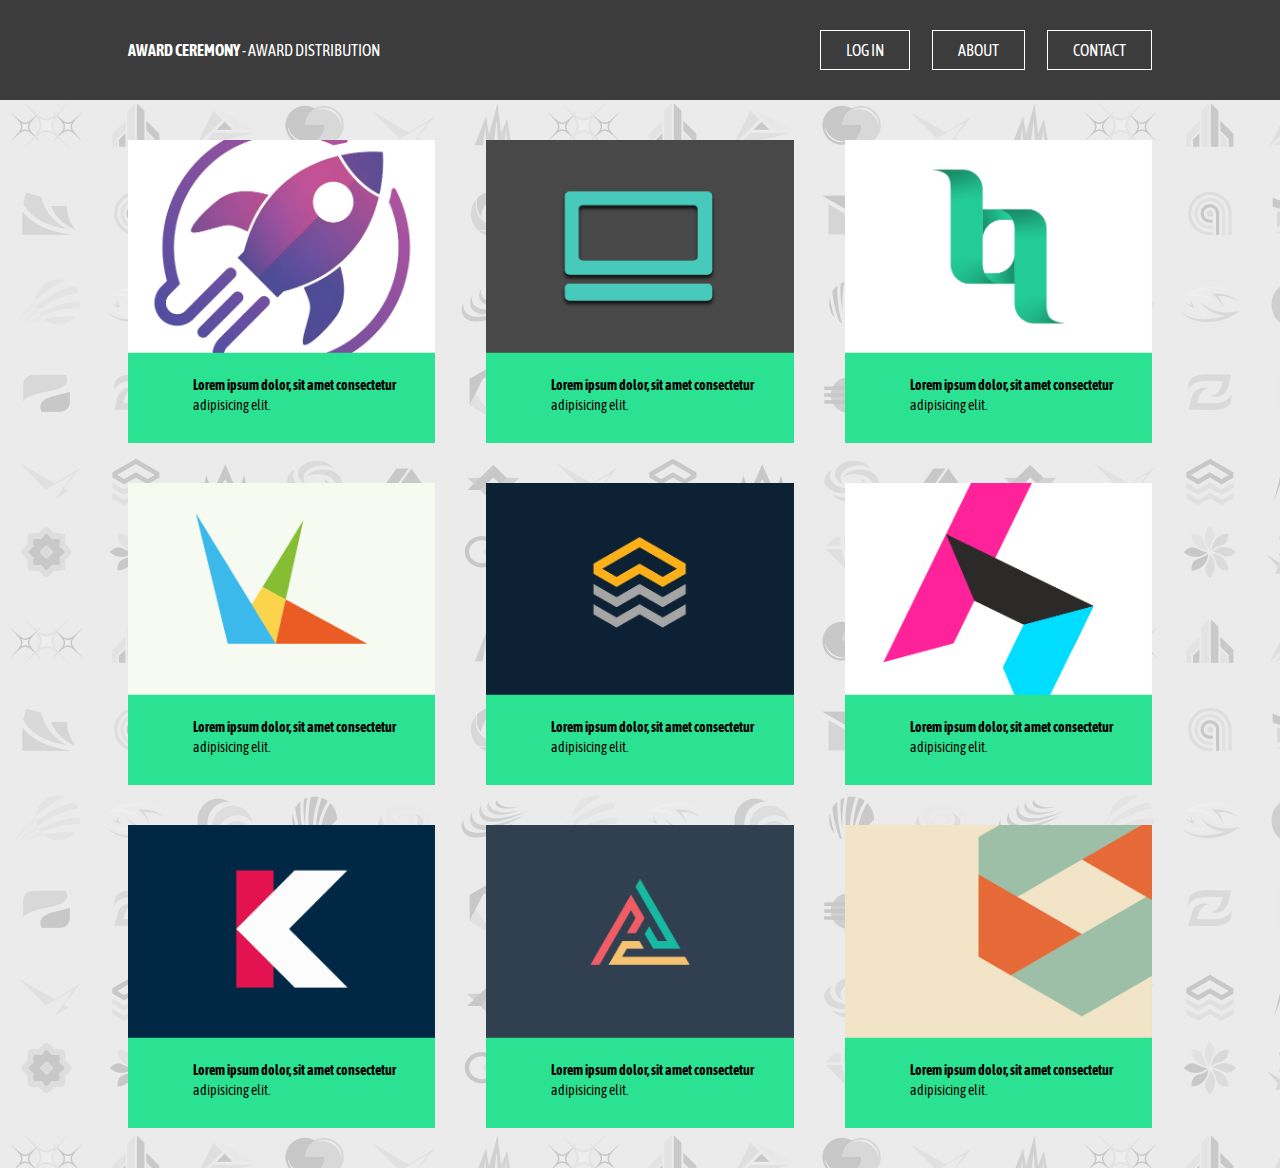
<file: index.html>
<!DOCTYPE html>
<html lang="en">
<head>
    <meta charset="UTF-8">
    <meta http-equiv="X-UA-Compatible" content="IE=edge">
    <meta name="viewport" content="width=device-width, initial-scale=1.0">
    <title>Award Winners Showcase</title>
    <meta name = "description" content="Contact details for Roar - 57 Moyglare Abbey, Dublinn, w23c1k2, Phone +353 5465481">

    <!-- This is Eric Meyers CSS reset -->
    <link rel="stylesheet" href="css-reset.css">
    <!-- This is my own style sheet -->
    <link rel="stylesheet" href="style.css">   
    
    <link rel="preconnect" href="https://fonts.googleapis.com">
    <link rel="preconnect" href="https://fonts.gstatic.com" crossorigin>
    <link href="https://fonts.googleapis.com/css2?family=Asap+Condensed:wght@400;700&display=swap" rel="stylesheet">
    


</head>
<body>


    <div class="header-container">
        <header>
            <div class="logo"><span class="highlight">AWARD CEREMONY</span> - AWARD DISTRIBUTION</div>
            <nav>
                <a href="#" class="mybutton">LOG IN</a>
                <a href="#" class="mybutton">ABOUT</a>
                <a href="contact-us.html" class="mybutton">CONTACT</a>
            </nav>

            <div class="mob-wrapper">
                <img src="image/icon-burger-menu.svg" alt="Mobile Menu Icon" style="width: 40px;" class="burgermenu">

                <div class="mob-nav">
                    <a href="#" class="navbutton">LOG IN</a>
                    <a href="#" class="navbutton">ABOUT</a>
                    <a href="contact-us.html" class="navbutton">CONTACT</a>
                </div>


            </div>


        </header>
    </div>



    <div class="container">

        <div class="col"><img src="image/image1@2x.png" alt="">
            <p>Lorem ipsum dolor, sit amet consectetur adipisicing elit.</p>
        </div>
        <div class="col"><img src="image/image2@2x.png" alt="">
            <p>Lorem ipsum dolor, sit amet consectetur adipisicing elit.</p>
        </div>
        <div class="col"><img src="image/image3@2x.png" alt="">
            <p>Lorem ipsum dolor, sit amet consectetur adipisicing elit.</p>
        </div>
        <div class="col"><img src="image/image4@2x.png" alt="">
            <p>Lorem ipsum dolor, sit amet consectetur adipisicing elit.</p>
        </div>
        <div class="col hide-mobile"><img src="image/image5@2x.png" alt="">
            <p>Lorem ipsum dolor, sit amet consectetur adipisicing elit.</p>
        </div>
        <div class="col hide-mobile"><img src="image/image6@2x.png" alt="">
            <p>Lorem ipsum dolor, sit amet consectetur adipisicing elit.</p>
        </div>
        <div class="col hide-mobile"><img src="image/image7@2x.png" alt="">
            <p>Lorem ipsum dolor, sit amet consectetur adipisicing elit.</p>
        </div>
        <div class="col hide-mobile"><img src="image/image8@2x.png" alt="">
            <p>Lorem ipsum dolor, sit amet consectetur adipisicing elit.</p>
        </div>
        <div class="col hide-mobile"><img src="image/image9@2x.png" alt="">
            <p>Lorem ipsum dolor, sit amet consectetur adipisicing elit.</p>
        </div>
        <div class="col hide-desktop-only"><img src="image/image10@2x.png" alt="">
            <p>Lorem ipsum dolor, sit amet consectetur adipisicing elit.</p>
        </div>


    </div>
        
    
    <script src="https://code.jquery.com/jquery-3.6.0.js" integrity="sha256-H+K7U5CnXl1h5ywQfKtSj8PCmoN9aaq30gDh27Xc0jk=" crossorigin="anonymous"></script>
    <script src="scripts.js"></script>


    
</body>

</html>
</file>
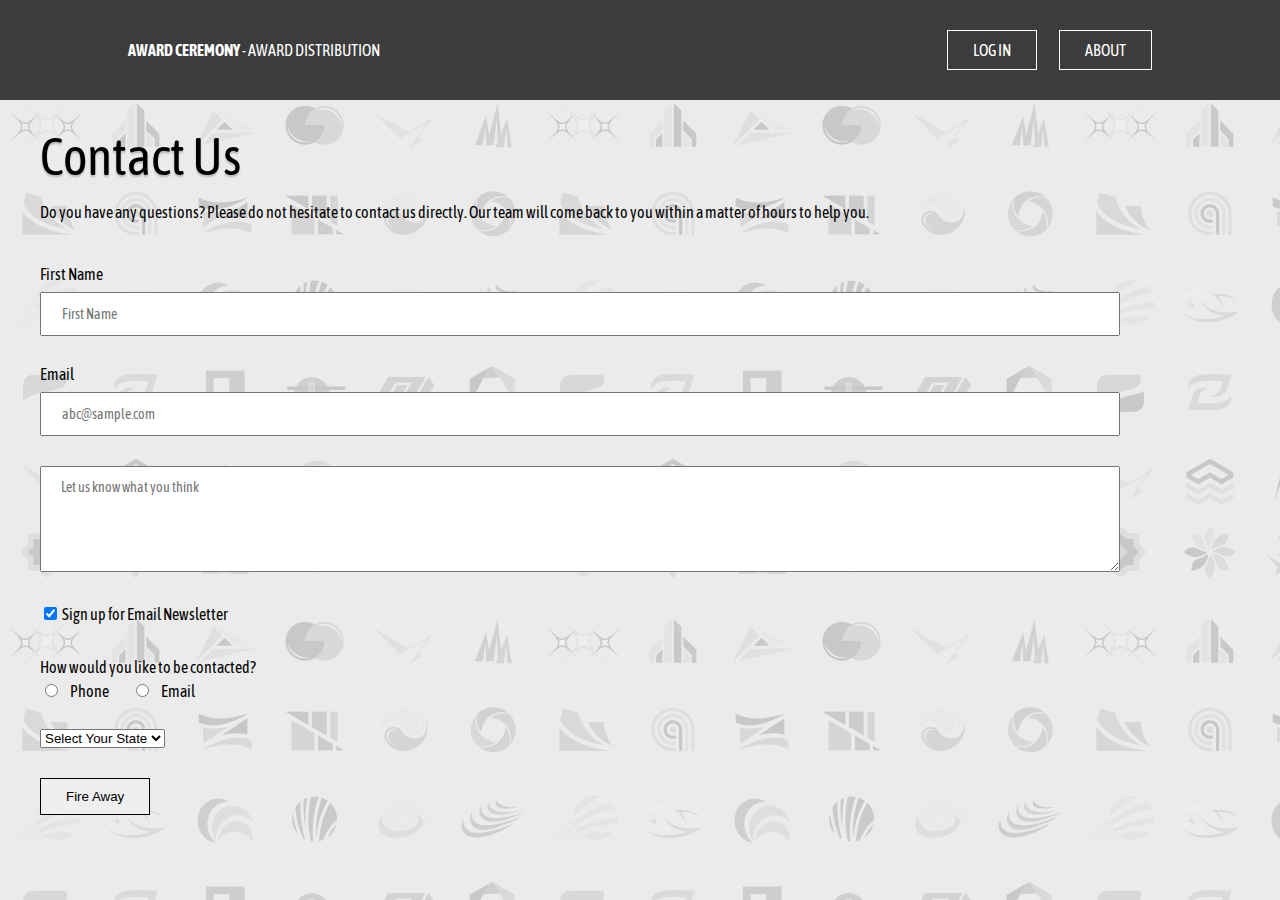
<file: contact-us.html>
<!DOCTYPE html>
<html lang="en">
<head>
    <meta charset="UTF-8">
    <meta http-equiv="X-UA-Compatible" content="IE=edge">
    <meta name="viewport" content="width=device-width, initial-scale=1.0">
    <title>Award Winners Showcase</title>
    <meta name = "description" content="Contact details for Roar - 57 Moyglare Abbey, Dublinn, w23c1k2, Phone +353 5465481">

    <!-- This is Eric Meyers CSS reset -->
    <link rel="stylesheet" href="css-reset.css">
    <!-- This is my own style sheet -->
    <link rel="stylesheet" href="style.css">   
    
    <link rel="preconnect" href="https://fonts.googleapis.com">
    <link rel="preconnect" href="https://fonts.gstatic.com" crossorigin>
    <link href="https://fonts.googleapis.com/css2?family=Asap+Condensed:wght@400;700&display=swap" rel="stylesheet">
    


</head>
<body>


    <div class="header-container">
        <header>
            <div class="logo">
                <a href="index.html">
                <span class="highlight">AWARD CEREMONY</span> - AWARD DISTRIBUTION
                </a>
            </div>
            <nav>
                <a href="#" class="mybutton">LOG IN</a>
                <a href="#" class="mybutton">ABOUT</a>
            </nav>
            <div class="mob-wrapper">
                <img src="image/icon-burger-menu.svg" alt="Mobile Menu Icon" style="width: 40px;" class="burgermenu">

                <div class="mob-nav">
                    <a href="#" class="navbutton">LOG IN</a>
                    <a href="#" class="navbutton">ABOUT</a>
                </div>


            </div>


        </header>

    </div>
    
    <div class="main2">
        
        <h1>Contact Us</h1>
        <p>Do you have any questions? Please do not hesitate to contact us directly. Our team will come back to you within a matter of hours to help you.</p>


        <form action="mail.php" method="post">
            <div class="inputwrapper">
                <label for="name" class="newline">First Name</label>
                <input type="text" name="name" id="name" placeholder="First Name">
            </div>

            <div class="inputwrapper">
                <label for="email" class="newline">Email</label>
                <input type="email" name="email" id="email" placeholder="abc@sample.com">
            </div>

            <div class="inputwrapper">
                <textarea name="message" id="message" cols="100" rows="5" placeholder="Let us know what you think"></textarea>
            </div>

            <div class="inputwrapper">
                <input type="checkbox" name="email-sub" id="email-sub" value="yes-sign-me-up" checked>



                <label for="email-sub">Sign up for Email Newsletter</label>


            </div>

            <div class="inputwrapper">
                <p>How would you like to be contacted?</p>
                <input type="radio" name="Contact-pref" id="phone" value="phone">
                <label for="phone" class="margin-right-a">Phone</label>

                
                <input type="radio" name="Contact-pref" id="email2" value="Email">
                <label for="email2">Email</label>


            </div>

            <div class="inputwrapper">

                <select name="county" id="county">

                    <option value="Not-Chosen">Select Your State</option>
                    <option value="Limerick">Dehradhun</option>
                    <option value="Galway">Haryana</option>
                    <option value="Dublin">Punjab</option>
                    <option value="Dublin">Uttar Pradesh</option>

                </select>
            </div>


            <input type="submit" value="Fire Away" class="mybutton">

        </form>


    </div>




    <script src="https://code.jquery.com/jquery-3.6.0.js" integrity="sha256-H+K7U5CnXl1h5ywQfKtSj8PCmoN9aaq30gDh27Xc0jk=" crossorigin="anonymous"></script>
    <script src="scripts.js"></script>


    
</body>

</html>
</file>
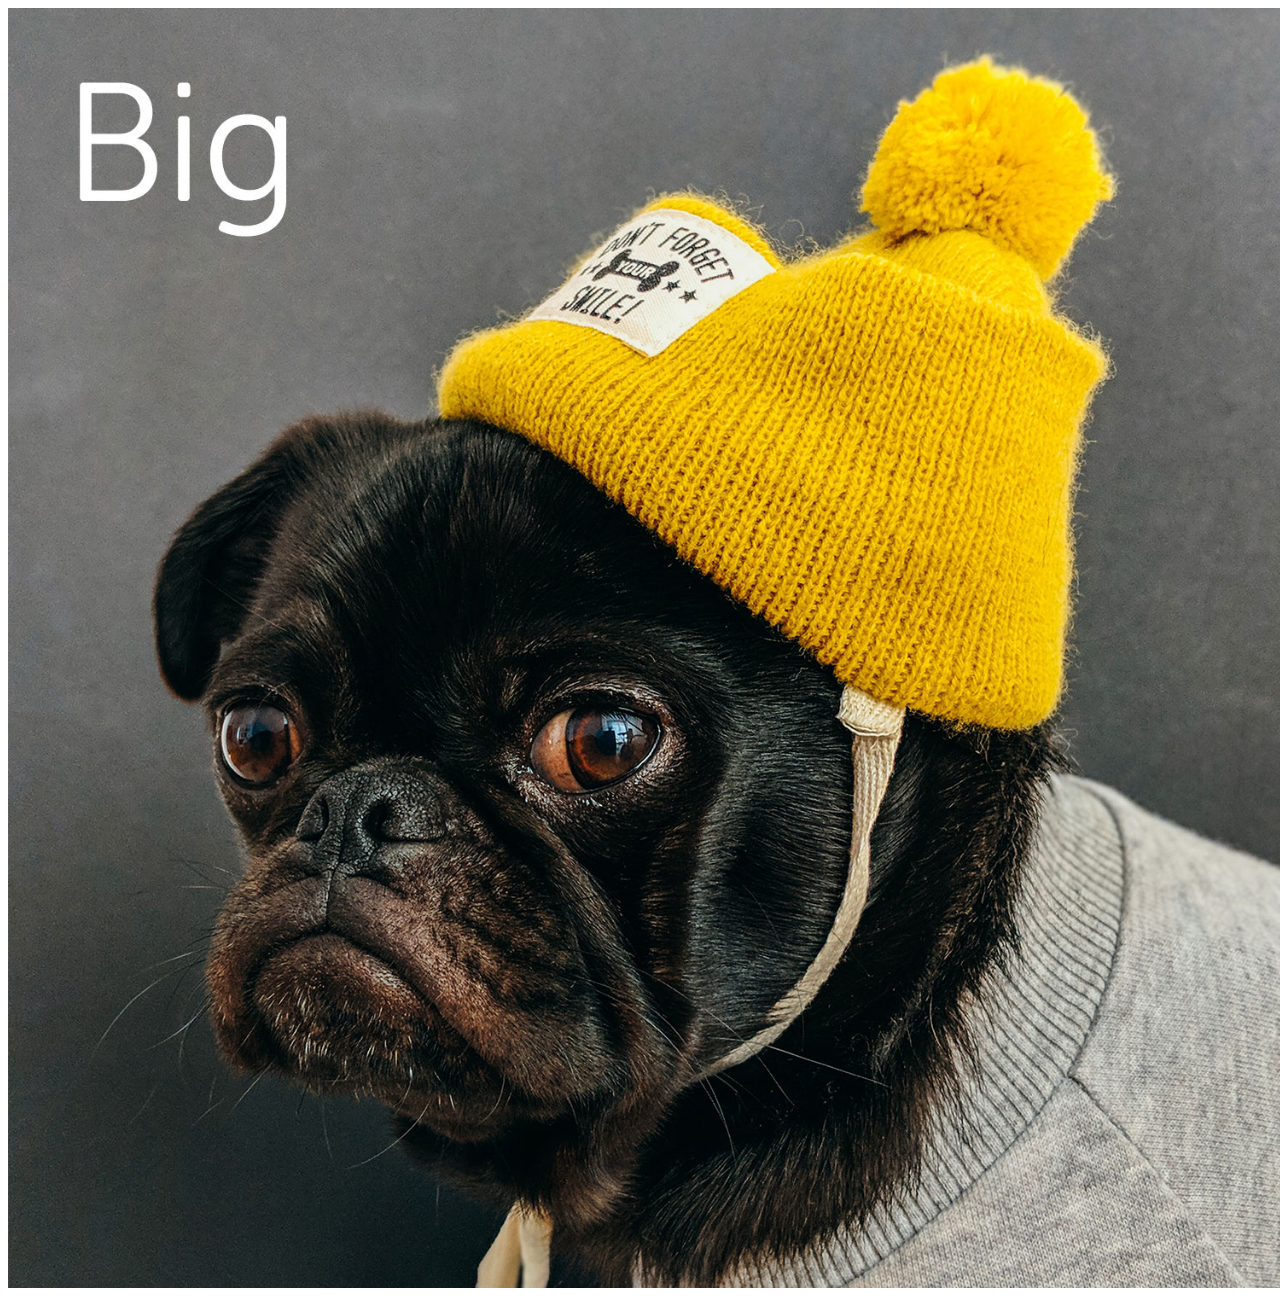
<file: image-srcset.html>
<!DOCTYPE html>
<html lang="en">
<head>
    <meta charset="UTF-8">
    <meta http-equiv="X-UA-Compatible" content="IE=edge">
    <meta name="viewport" content="width=device-width, initial-scale=1.0">
    <title>Document</title>
</head>
<body>
    <img src="image/pug-charles-unsplash-small.jpg" alt=""  srcset="image/pug-charles-unsplash-small.jpg 500w, image/pug-charles-unsplash-medium.jpg 1000w, image/pug-charles-unsplash-big.jpg 1500w">
    
</body>
</html>
</file>
<file: style.css>
/* Global View */

body{
    font-family: 'Asap Condensed', sans-serif;
    color: white;
    background-color: #EBEBEB;
    background-image: url('image/Logo-Background.png');
    background-repeat: repeat;

}
a{
    color: white;
    text-decoration: none;
}

.container{
    min-height: 500px;
    max-width: 1024px;
    margin: 0 auto;
    display: flex;
    flex-wrap: wrap;
    justify-content: space-between;
    padding-top: 140px;
}

.header-container{
    background-color: rgb(60, 60,60);
    min-height: 100px;
    /* margin-bottom: 40px; */
    position: fixed;
    width: 100%;
}

header{
    max-width: 1024px;
    /* background-color: blueviolet; */
    min-height: 100px;
    margin: 0 auto;
    display: flex;
    justify-content: space-between;
    align-items: center;
}


.col{
    width: 30%;
    margin-bottom: 40px;
    background-color: rgb(43,226,147);

}

.col p{
    font-size: 0.875rem;
    padding: 20px 25px;
    line-height: 1.25rem;
}


.hide-desktop-only{
    display: none;
}

.col img{
    width: 100%;
    height: auto;
}

.col p::first-line{
    font-weight: 700;
}

.mybutton{
    padding: 10px 25px;
    border-style: solid;
    border-width: 1px;
    margin-left: 20px;
}

.highlight{
    font-weight: 700;
}


.mob-wrapper{
    display: none;       
}



.main2{
    min-height: 300px;
    padding-top: 50px;
}

.inputwrapper{
    margin-bottom: 30px;
}
input[type=text]{
    padding: 12px 20px;
}
input[type=text], input[type=email], textarea{
    padding: 12px 20px;
    width: 90%;
    font-family: 'Asap Condensed', sans-serif;
    font-size: .85rem;
    box-sizing: border-box;
}
h1{
    margin-top: 5rem;
    font-size: 3.25rem;
    font-family: 'Asap Condensed', sans-serif;
    margin-bottom: 1rem;
    text-shadow: 0px 2px 2px rgba(0, 0, 0, 0.226);
    margin-left: 40px;
    color: black;

}
p{
    line-height: 1.75rem;
    margin-bottom: 0.5rem;
    margin-left: 40px;    
    color: black;

}
.inputwrapper p{
    margin: 0;
    color: black;

}
label{
    color: black;

}
.newline{
    display: block;
    margin-bottom: 10px;
}
.margin-right-a{
    margin-right: 20px;
}

input[type=radio]{
    margin-right: 10px;
}

form{
    margin: 40px 40px;
}
input[type=submit]{
    margin: auto;
}



/* Tablet View */
@media (max-width:768px){

    .col{
        width:45%;
    }

    .hide-desktop-only{
        display: block;
    }



    /* header{
        display: block;
        text-align: center;
    } */
    .header-container{
        position: relative;
    }
    .container{
        padding-top: 20px;
    }

    nav{
        display: none;
    }
    nav a{
        display: block;
    }


    .logo{
        padding: 40px 0;
    }
    .mybutton{
        margin-left: 0;
    }
    
    .mob-wrapper{
        display: block;
        padding-right: 30px;
    }
    .mob-nav{
        display: none;
        position: absolute;
        padding-top: 10px;
    }

    .navbutton{
        display: block;
        background-color: coral;
        padding: 15px 30px;
        margin-left: -70px;
        text-align: center;
    }

}



/* Mobile View */

@media(max-width:400px){

    .col{
        width:100%;
    }

    .hide-mobile{
        display: none;
    }

}
</file>
